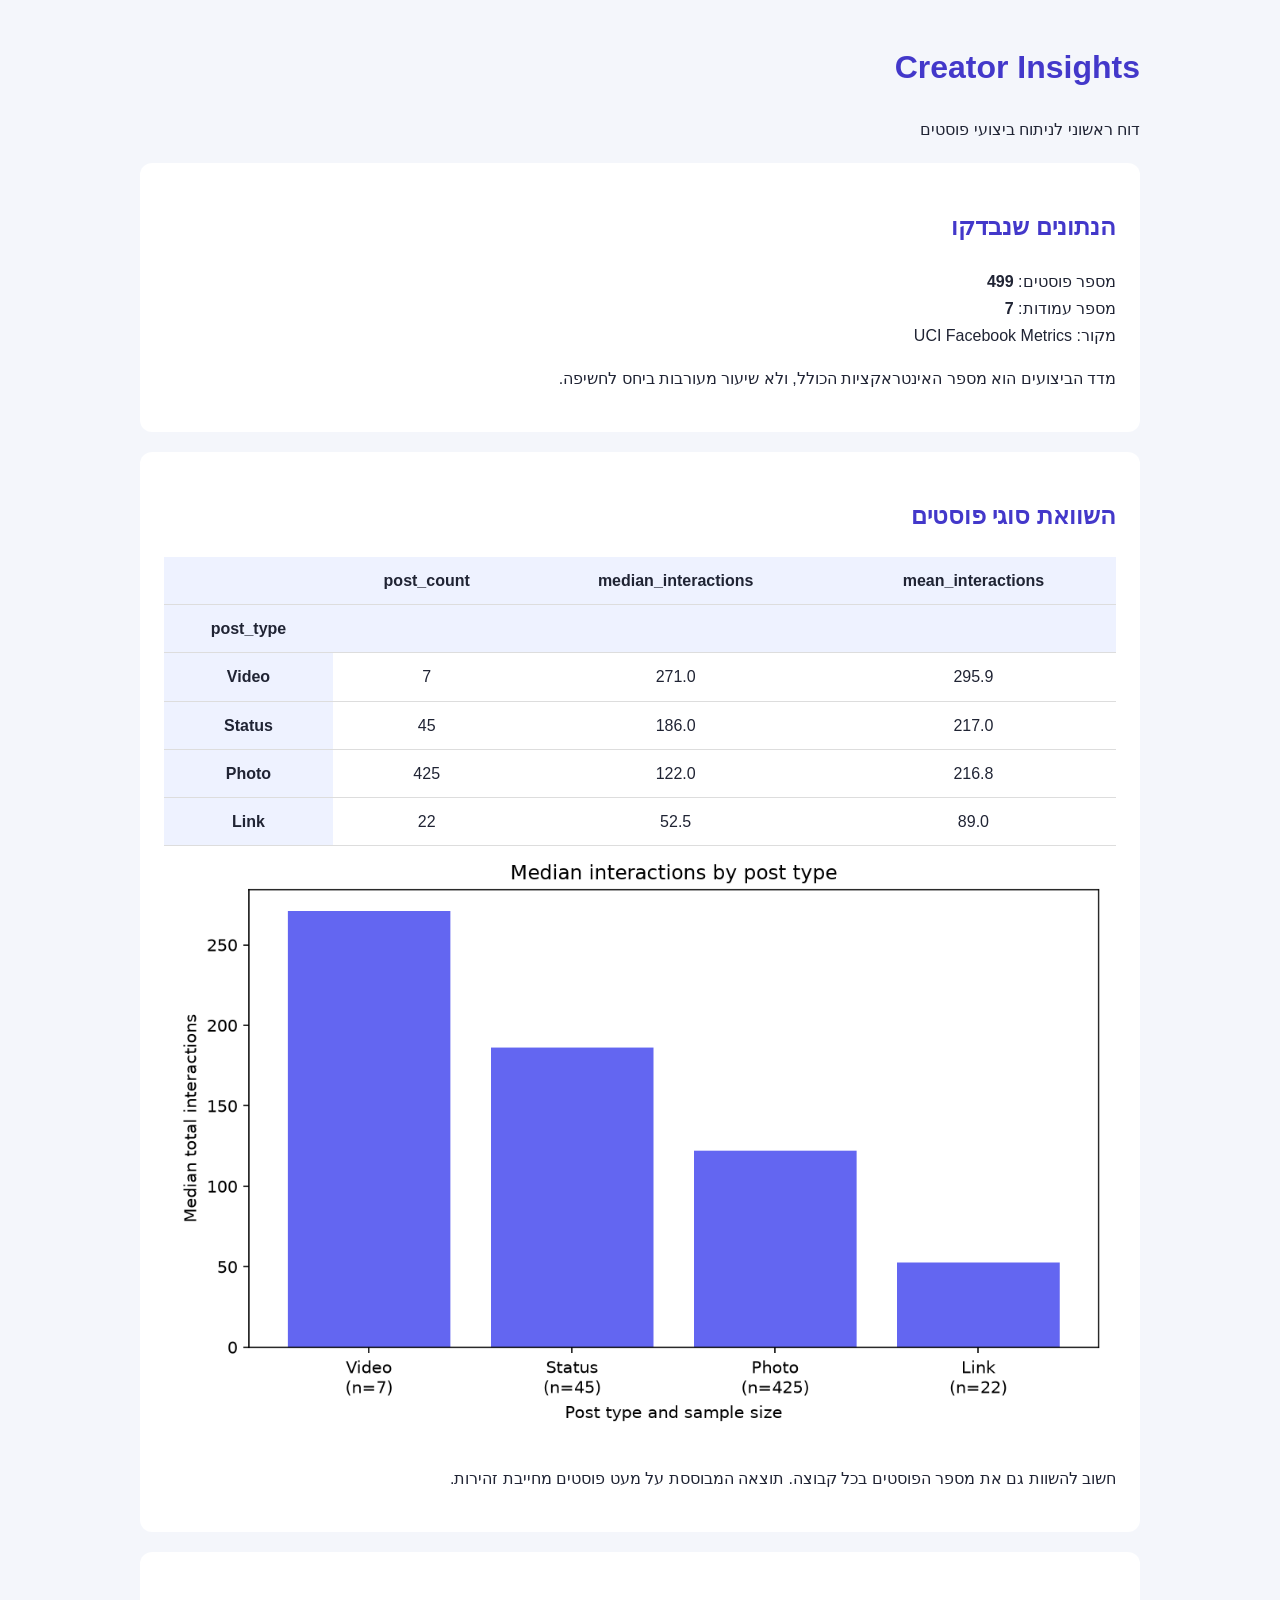
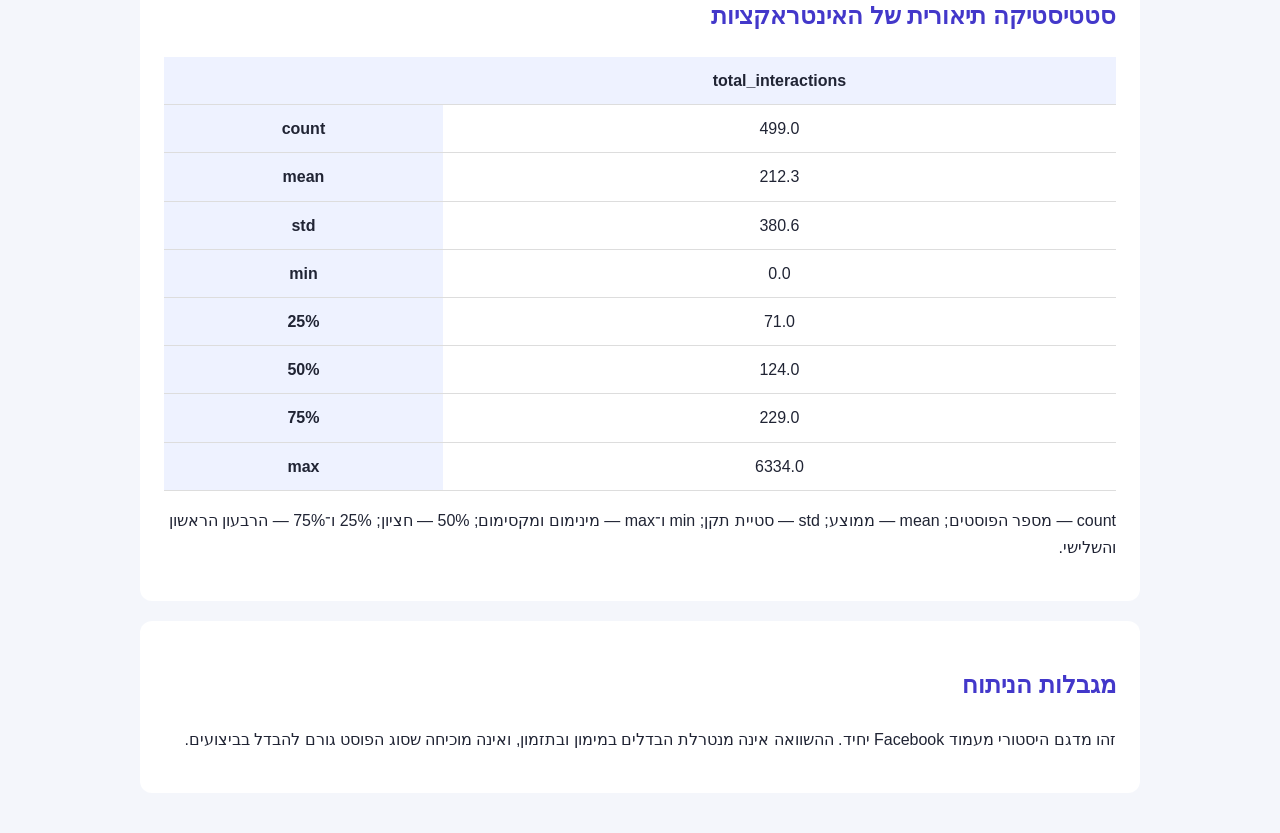
<file: artifacts/eda_report.html>
<!DOCTYPE html>
<html lang="he" dir="rtl">
<head>
    <meta charset="UTF-8">
    <title>Creator Insights — דוח ניתוח</title>
    <style>
        body {
            font-family: Arial, sans-serif;
            background: #f4f6fb;
            color: #202434;
            max-width: 1000px;
            margin: 40px auto;
            padding: 0 24px;
            line-height: 1.7;
        }
        section {
            background: white;
            padding: 24px;
            margin: 20px 0;
            border-radius: 12px;
        }
        h1, h2 { color: #4338ca; }
        .data-table {
            border-collapse: collapse;
            width: 100%;
            direction: ltr;
        }
        .data-table th, .data-table td {
            padding: 10px;
            border-bottom: 1px solid #ddd;
            text-align: center;
        }
        .data-table th { background: #eef2ff; }
        img { max-width: 100%; height: auto; }
    </style>
</head>
<body>
    <h1>Creator Insights</h1>
    <p>דוח ראשוני לניתוח ביצועי פוסטים</p>

    <section>
        <h2>הנתונים שנבדקו</h2>
        <p>
            מספר פוסטים: <strong>499</strong><br>
            מספר עמודות: <strong>7</strong><br>
            מקור: UCI Facebook Metrics
        </p>
        <p>
            מדד הביצועים הוא מספר האינטראקציות הכולל,
            ולא שיעור מעורבות ביחס לחשיפה.
        </p>
    </section>

    <section>
        <h2>השוואת סוגי פוסטים</h2>
        <table class="dataframe data-table">
  <thead>
    <tr style="text-align: right;">
      <th></th>
      <th>post_count</th>
      <th>median_interactions</th>
      <th>mean_interactions</th>
    </tr>
    <tr>
      <th>post_type</th>
      <th></th>
      <th></th>
      <th></th>
    </tr>
  </thead>
  <tbody>
    <tr>
      <th>Video</th>
      <td>7</td>
      <td>271.0</td>
      <td>295.9</td>
    </tr>
    <tr>
      <th>Status</th>
      <td>45</td>
      <td>186.0</td>
      <td>217.0</td>
    </tr>
    <tr>
      <th>Photo</th>
      <td>425</td>
      <td>122.0</td>
      <td>216.8</td>
    </tr>
    <tr>
      <th>Link</th>
      <td>22</td>
      <td>52.5</td>
      <td>89.0</td>
    </tr>
  </tbody>
</table>
        <img
            src="interactions_by_type.png"
            alt="גרף חציון אינטראקציות לפי סוג פוסט וגודל מדגם"
        >
        <p>
            חשוב להשוות גם את מספר הפוסטים בכל קבוצה.
            תוצאה המבוססת על מעט פוסטים מחייבת זהירות.
        </p>
    </section>

    <section>
        <h2>סטטיסטיקה תיאורית של האינטראקציות</h2>
        <table class="dataframe data-table">
  <thead>
    <tr style="text-align: right;">
      <th></th>
      <th>total_interactions</th>
    </tr>
  </thead>
  <tbody>
    <tr>
      <th>count</th>
      <td>499.0</td>
    </tr>
    <tr>
      <th>mean</th>
      <td>212.3</td>
    </tr>
    <tr>
      <th>std</th>
      <td>380.6</td>
    </tr>
    <tr>
      <th>min</th>
      <td>0.0</td>
    </tr>
    <tr>
      <th>25%</th>
      <td>71.0</td>
    </tr>
    <tr>
      <th>50%</th>
      <td>124.0</td>
    </tr>
    <tr>
      <th>75%</th>
      <td>229.0</td>
    </tr>
    <tr>
      <th>max</th>
      <td>6334.0</td>
    </tr>
  </tbody>
</table>
        <p>
            count — מספר הפוסטים; mean — ממוצע;
            std — סטיית תקן; min ו־max — מינימום ומקסימום;
            50% — חציון; 25% ו־75% — הרבעון הראשון והשלישי.
        </p>
    </section>

    <section>
        <h2>מגבלות הניתוח</h2>
        <p>
            זהו מדגם היסטורי מעמוד Facebook יחיד.
            ההשוואה אינה מנטרלת הבדלים במימון ובתזמון,
            ואינה מוכיחה שסוג הפוסט גורם להבדל בביצועים.
        </p>
    </section>
</body>
</html>
</file>
